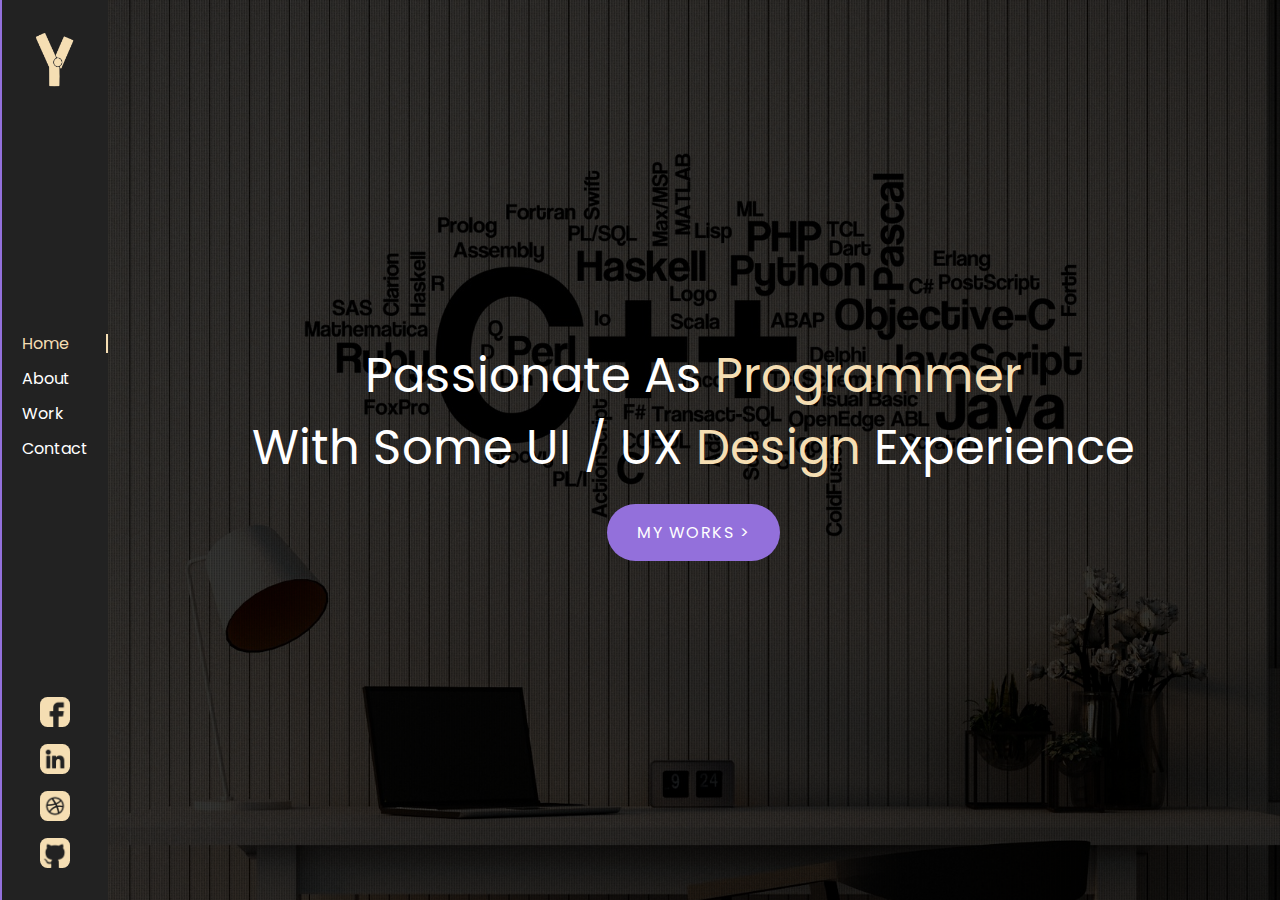
<file: index.html>
<!DOCTYPE html>
<html lang="en">
<head>
    <meta charset="UTF-8">
    <meta name="viewport" content="width=device-width, initial-scale=1.0">
    <title>My CV Profile</title>
    <link rel="stylesheet" href="css/my.css">
    <link rel="icon" href="img/Logo2.png">
</head>
<body>
    <div class="container-flex">
        <nav class="nav-main">
            <div class="nav-logo">
                <a href="index.html"><img src="img/Logo2.png" alt=""></a>
            </div>
            <div class="nav">
                <a class="selected" href="index.html">Home</a>
                <a class="" href="about.html">About</a>
                <a class="" href="work.html">Work</a>
                <a class="" href="contact.html">Contact</a>
            </div>
            <div class="nav-icon">
                <a target="_blank" class="" href="https://www.facebook.com/CixousArt/"><img src="img/facebook.png" alt=""></a>
                <a target="_blank" class="" href="https://www.linkedin.com/in/yoshi-dharman-2386a518b/"><img src="img/linkedin.png" alt=""></a>
                <a target="_blank" class="" href="https://dribbble.com/Yoshi_d"><img src="img/dribble.png" alt=""></a>
                <a target="_blank" class="" href="https://github.com/yoshi-dharman"><img src="img/github.png" alt=""></a>
            </div>
        </nav>

        <section class="section-home">
            <div class="bg-image-home section-main">    <!-- https://wallstickers4you.com/products/vinyl-wall-decal-programming-languages-programmer-coder-geek-room-stickers-mural-ig6174 -->
                <div class="p-relative title-home title-center">
                    <!-- <h2>HI</h2> -->
                    <p class="animation-fade-in-top">Passionate As <span class="c-wheat">Programmer</span></p> 
                    <p class="animation-fade-in-top">With Some UI / UX 
                        <span class="c-wheat">Design</span> Experience
                    </p>
                    <!-- <p>
                        Passionate in programmer with some UI / UX Design experience
                    </p> -->
                    <a href="work.html" class="btn-home animation-fade-in-bottom">MY WORKS ></a>
                </div>
            </div>
        </section>

    </div>

</body>
</html>
</file>
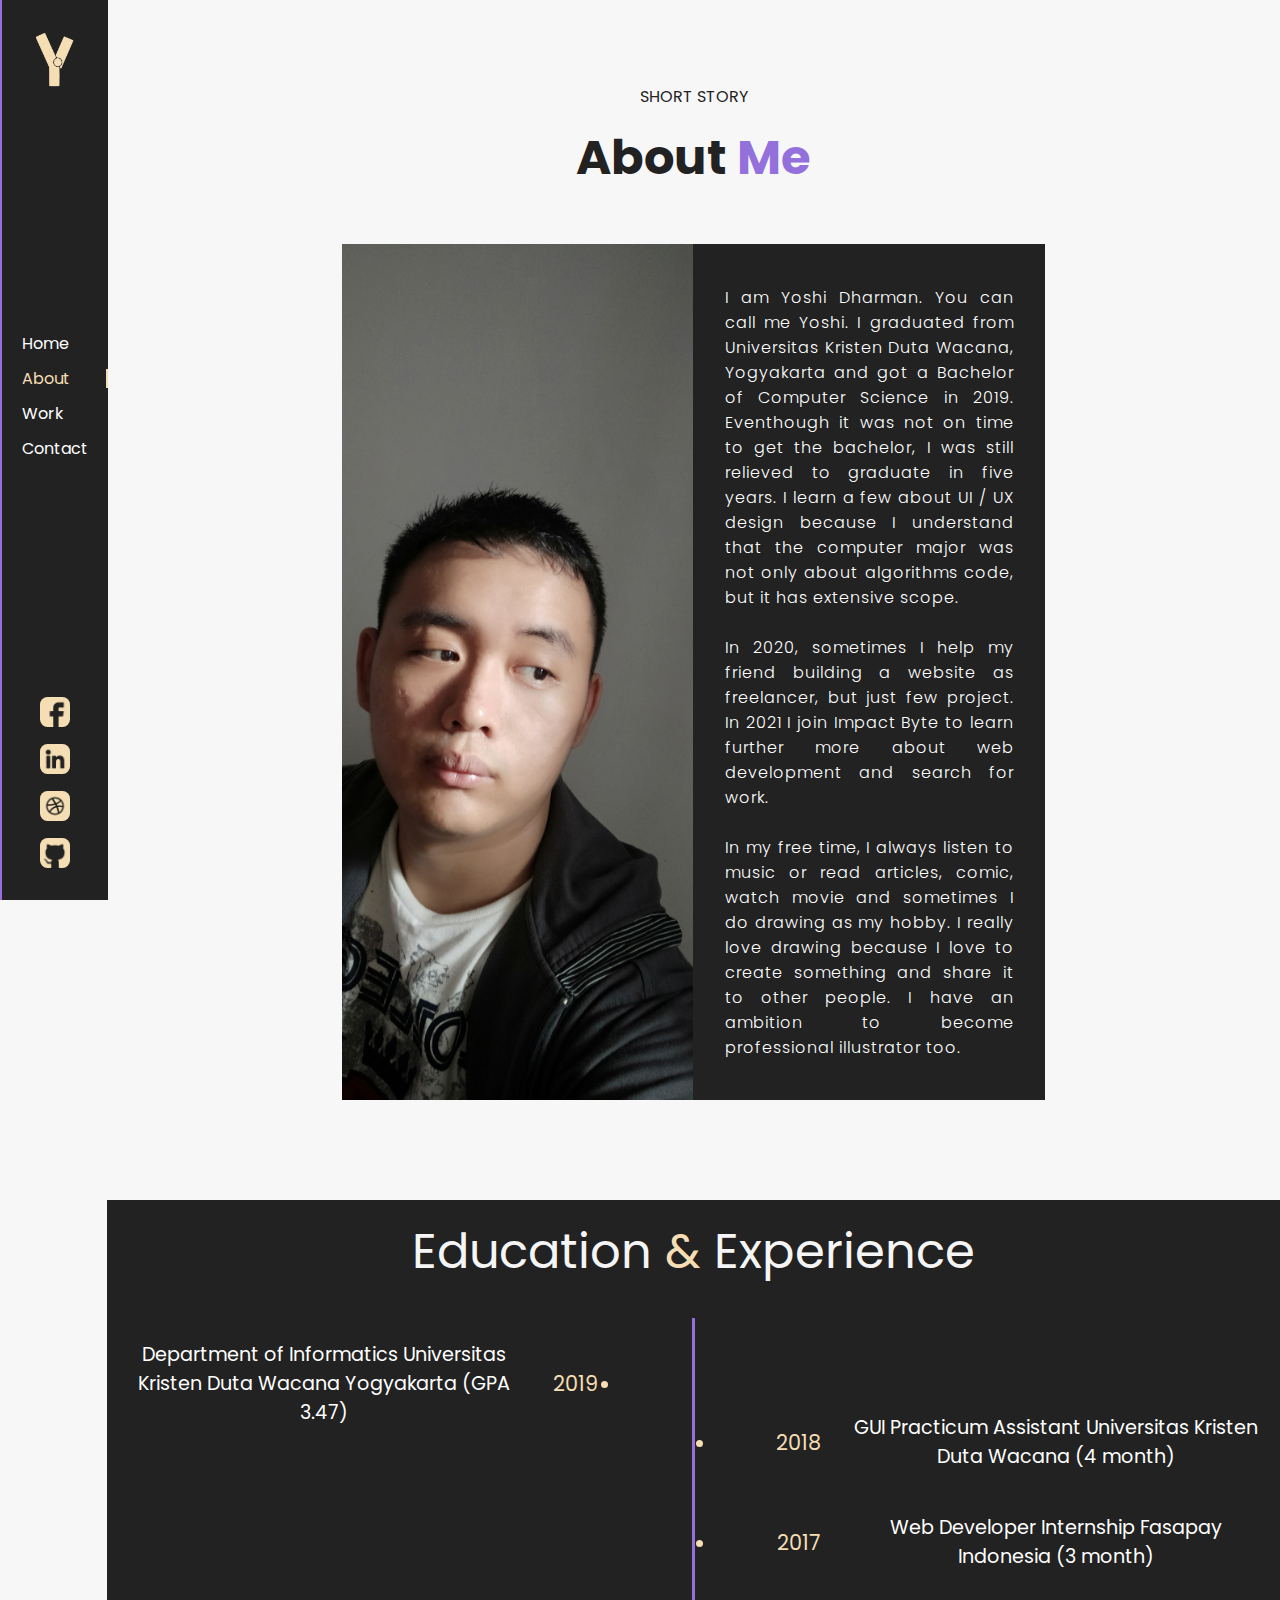
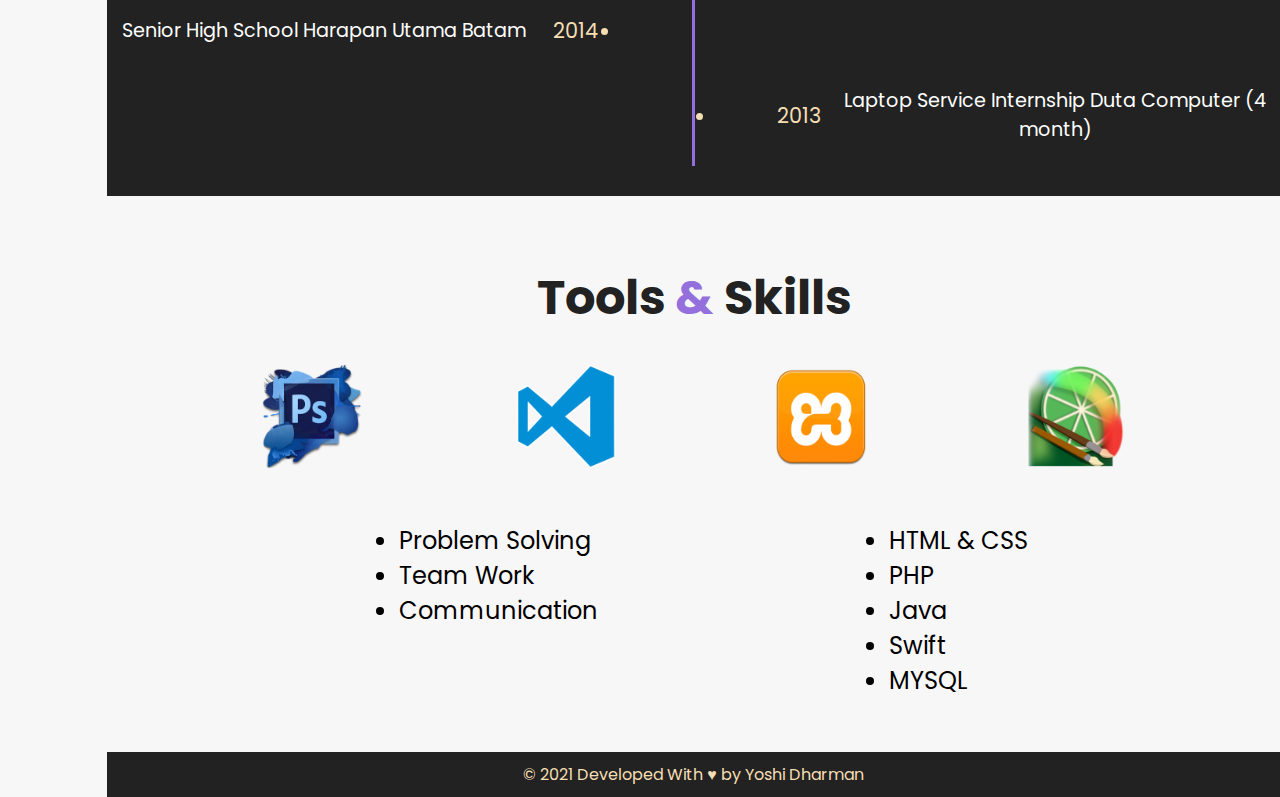
<file: about.html>
<!DOCTYPE html>
<html lang="en">
<head>
    <meta charset="UTF-8">
    <meta name="viewport" content="width=device-width, initial-scale=1.0">
    <title>My CV Profile</title>
    <link rel="stylesheet" href="css/my.css">
    <link rel="icon" href="img/Logo2.png">
</head>
<body>
    <div class="container-flex">
        <nav class="nav-main">
            <div class="nav-logo">
                <a href="index.html"><img src="img/Logo2.png" alt=""></a>
            </div>
            <div class="nav">
                <a class="" href="index.html">Home</a>
                <a class="selected" href="about.html">About</a>
                <a class="" href="work.html">Work</a>
                <a class="" href="contact.html">Contact</a>
            </div>
            <div class="nav-icon">
                <a target="_blank" class="" href="https://www.facebook.com/CixousArt/"><img src="img/facebook.png" alt=""></a>
                <a target="_blank" class="" href="https://www.linkedin.com/in/yoshi-dharman-2386a518b/"><img src="img/linkedin.png" alt=""></a>
                <a target="_blank" class="" href="https://dribbble.com/Yoshi_d"><img src="img/dribble.png" alt=""></a>
                <a target="_blank" class="" href="https://github.com/yoshi-dharman"><img src="img/github.png" alt=""></a>
            </div>
        </nav>

        <div class="section-home">
            <section class="section-main section-about">
                <div class="p-relative title-home">
                    <p><span class="c-black fs-1">SHORT STORY</span></p> 
                    <p><span class="c-black fs-bold fs-3">About <span class="c-purple">Me</span></span></p>
                    
                    <div class="about-me">
                        <div class="about-img"></div>
                        <div class="about-desc">
                            <p>
                                I am Yoshi Dharman. You can call me Yoshi. I graduated from Universitas Kristen Duta Wacana, 
                                Yogyakarta and got a Bachelor of Computer Science in 2019.  Eventhough it was not on time 
                                to get the bachelor, I was still relieved to graduate in five years. I learn a few about UI / UX design because I
                                understand that the computer major was not only about algorithms code, but it has extensive scope. 
                                <br>
                                <br>
                                In 2020, sometimes I help my friend building a website as freelancer, but just few project. In 2021 I join Impact Byte to learn further more
                                about web development and search for work.
                                <br>
                                <br>
                                In my free time, I always listen to music or read articles, comic, watch movie and sometimes I do drawing as my hobby.
                                I really love drawing because I love to create something and share it to other people. I have an ambition to become professional illustrator too.
                                <br>
                            </p>
                        </div>
                    </div>
                </div>
            </section>

            <section class="section-main section-about bg-black">
                <div class="p-relative section-education">
                    <p><span class="c-white fs-3">Education <span class="c-wheat">&</span> Experience</span></p>
                    <div class="edu-exp">
                        <div class="edu">
                            <table class="edu-exp-table tb-first">
                                <tr>
                                    <td>Department of Informatics
                                        Universitas Kristen Duta Wacana
                                        Yogyakarta
                                        (GPA 3.47)</td>
                                        <td>2019</td>
                                    <td><li></li></td>
                                </tr>
                                <tr>
                                    <td>&nbsp;</td>
                                    <td>&nbsp;</td>
                                    <td>&nbsp;</td>
                                </tr>
                                <tr>
                                    <td>&nbsp;</td>
                                    <td>&nbsp;</td>
                                    <td>&nbsp;</td>
                                </tr>
                                <tr>
                                    <td>Senior High School
                                        Harapan Utama
                                        Batam</td>
                                        <td>2014</td>
                                    <td><li></li></td>
                                </tr>
                                <tr>
                                    <td>&nbsp;</td>
                                    <td>&nbsp;</td>
                                    <td>&nbsp;</td>
                                </tr>
                            </table>
                        </div>
                        <div class="edu-exp-line"></div>
                        <div class="exp">
                            <table class="edu-exp-table tb-second">
                                <tr>
                                    <td>&nbsp;</td>
                                    <td>&nbsp;</td>
                                    <td>&nbsp;</td>
                                </tr>
                                <tr>
                                    <td><li></li></td>
                                    <td>2018</td>
                                    <td>GUI Practicum Assistant
                                        Universitas Kristen Duta
                                        Wacana (4 month)</td>
                                </tr>
                                <tr>
                                    <td><li></li></td>
                                    <td>2017</td>
                                    <td>Web Developer Internship
                                        Fasapay Indonesia (3 month)</td>
                                </tr>
                                <tr>
                                    <td>&nbsp;</td>
                                    <td>&nbsp;</td>
                                    <td>&nbsp;</td>
                                </tr>
                                <tr>
                                    <td><li></li></>
                                    <td>2013</td>
                                    <td>Laptop Service Internship
                                        Duta Computer (4 month)</td>
                                </tr>
                            </table>
                        </div>
                    </div>
                </div>
            </section>

            <section class="section-main section-about">
                <div class="p-relative section-education">
                    <p><span class="c-black fs-3 fs-bold">Tools <span class="c-purple">&</span> Skills</span></p>
                    <div class="tools-skills">
                        <div class="tools">
                            <img width="100px" src="img/ic1.png" alt="">
                            <img width="100px" src="img/ic2.png" alt="">
                            <img width="100px" src="img/ic3.png" alt="">
                            <img width="100px" src="img/ic4.png" alt="">
                        </div>
                        <div class="skills">
                            <ul>
                                <li>Problem Solving</li>
                                <li>Team Work</li>
                                <li>Communication</li>
                            </ul>
                            <ul>
                                <li>HTML & CSS</li>
                                <li>PHP</li>
                                <li>Java</li>
                                <li>Swift</li>
                                <li>MYSQL</li>
                            </ul>
                        </div>
                    </div>
                </div>
            </section>
                
            <footer class="footer">
                © 2021 Developed With ♥ by Yoshi Dharman
            </footer>
        </div>

    </div>
</body>
</html>
</file>
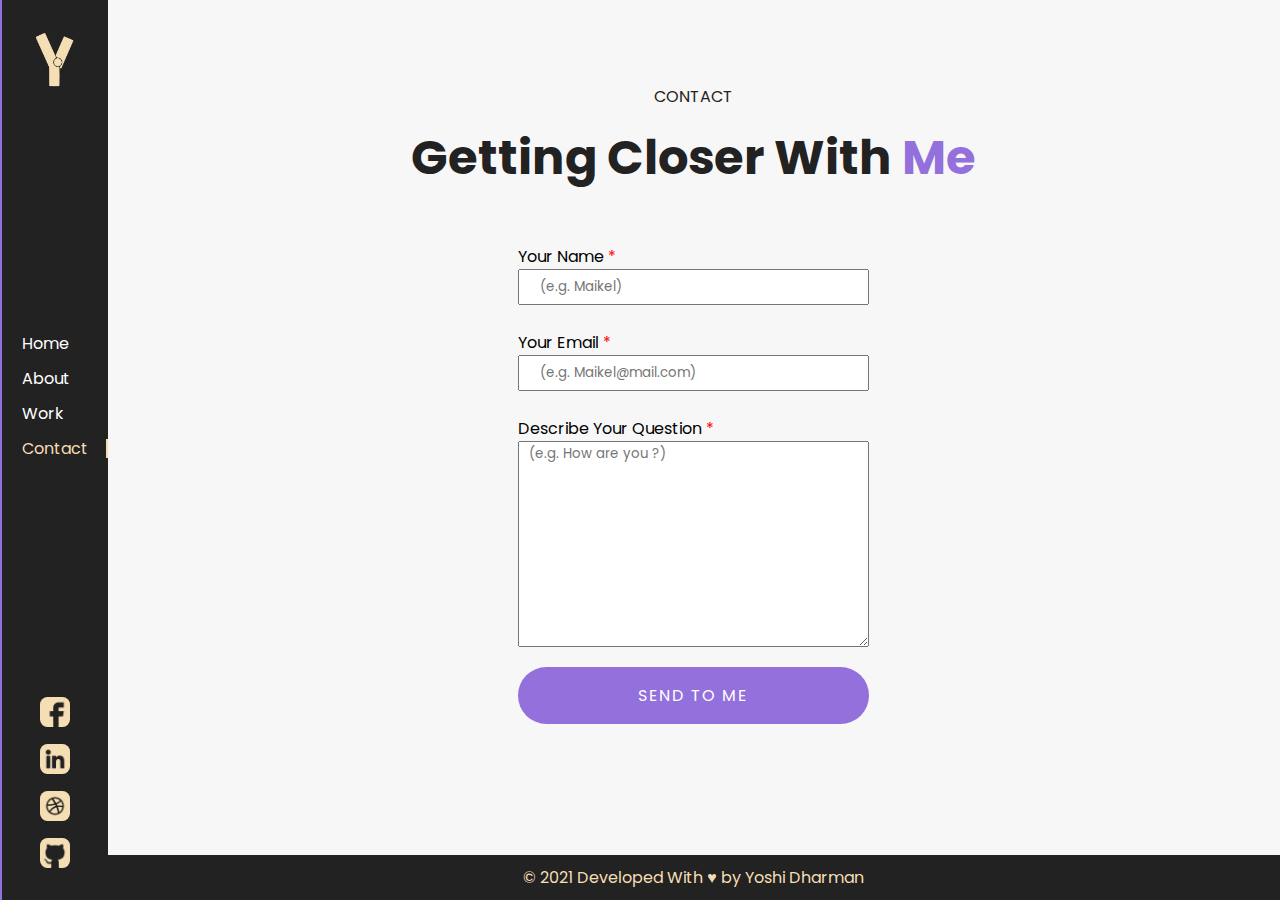
<file: contact.html>
<!DOCTYPE html>
<html lang="en">
<head>
    <meta charset="UTF-8">
    <meta name="viewport" content="width=device-width, initial-scale=1.0">
    <title>My CV Profile</title>
    <link rel="stylesheet" href="css/my.css">
    <link rel="icon" href="img/Logo2.png">
</head>
<body>
    <div class="container-flex">
        <nav class="nav-main">
            <div class="nav-logo">
                <a href="index.html"><img src="img/Logo2.png" alt=""></a>
            </div>
            <div class="nav">
                <a class="" href="index.html">Home</a>
                <a class="" href="about.html">About</a>
                <a class="" href="work.html">Work</a>
                <a class="selected" href="contact.html">Contact</a>
            </div>
            <div class="nav-icon">
                <a target="_blank" class="" href="https://www.facebook.com/CixousArt/"><img src="img/facebook.png" alt=""></a>
                <a target="_blank" class="" href="https://www.linkedin.com/in/yoshi-dharman-2386a518b/"><img src="img/linkedin.png" alt=""></a>
                <a target="_blank" class="" href="https://dribbble.com/Yoshi_d"><img src="img/dribble.png" alt=""></a>
                <a target="_blank" class="" href="https://github.com/yoshi-dharman"><img src="img/github.png" alt=""></a>
            </div>
        </nav>

        <section class="section-home">
            <div class="section-main section-about">
                <div class="p-relative title-home">
                    <p><span class="c-black fs-1">CONTACT</span></p> 
                    <p><span class="c-black contact-title fs-bold">Getting Closer With <span class="c-purple">Me</span></span></p> 

                    <div class="contact">
                        <form action="" class="form-contact">
                            <label for="name">Your Name <span class="c-red">*</span></label>
                            <input id="input-name" class="contact-input" type="text" placeholder="  (e.g. Maikel)" required>
                            <br>
                            <label for="name">Your Email <span class="c-red">*</span></label>
                            <input id="input-email" class="contact-input" type="email" placeholder="  (e.g. Maikel@mail.com)" required>
                            <br>
                            <label for="name">Describe Your Question <span class="c-red">*</span></label>
                            <textarea id="input-question" name="" id="" cols="30" rows="10" placeholder="  (e.g. How are you ?)" required></textarea>
                            
                            <button id="btn-sendToMe" class="btn-contact btn-home" type="submit">SEND TO ME</button>
                            <!-- <textarea name="" id="" cols="30" rows="10"></textarea> -->
                        </form>
                    </div>

                    

                </div>
                
            </div>
            <footer class="footer bottom">
                © 2021 Developed With ♥ by Yoshi Dharman
            </footer>
        </section>
    </div>
<script src="js/my.js"></script>
</body>
</html>
</file>
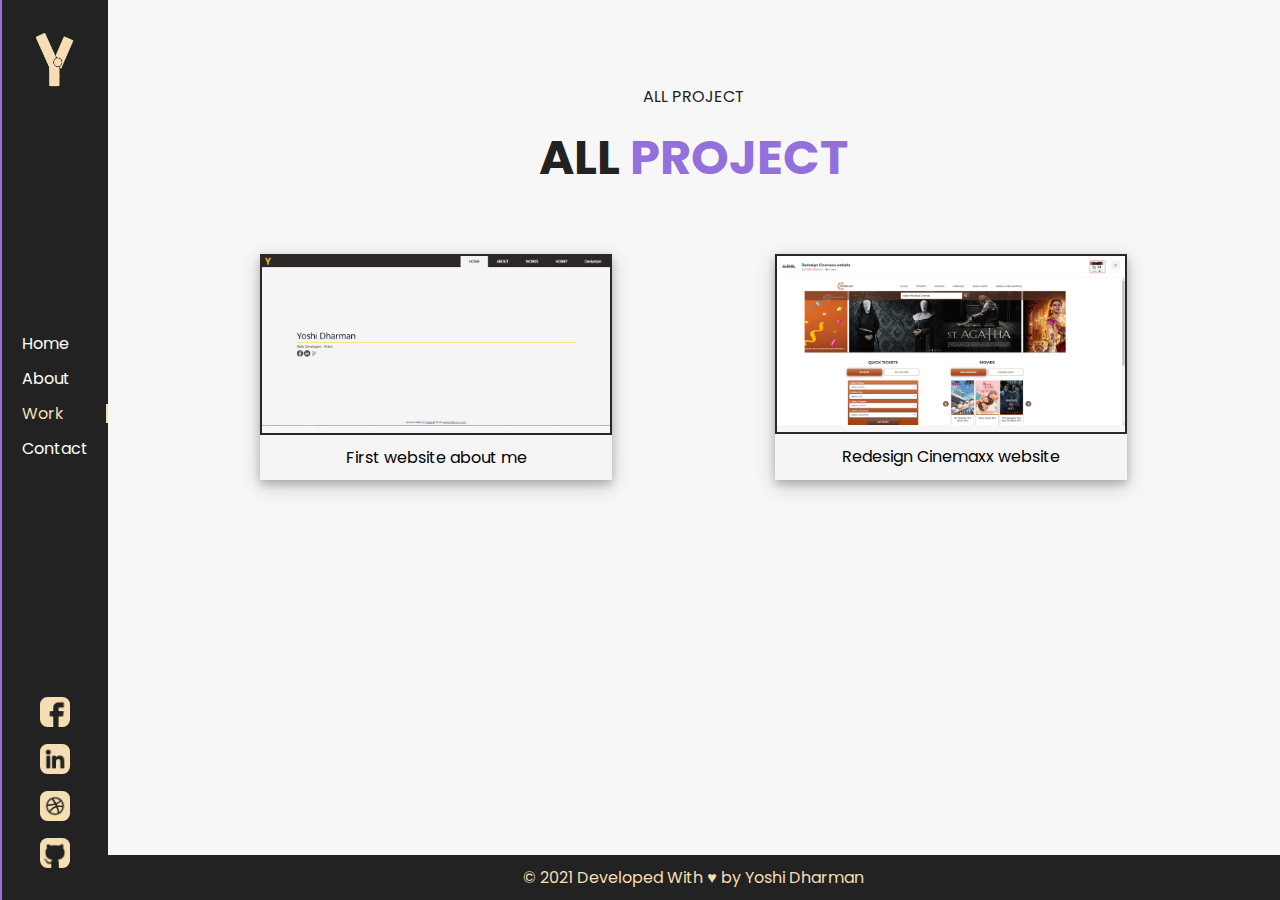
<file: work.html>
<!DOCTYPE html>
<html lang="en">
<head>
    <meta charset="UTF-8">
    <meta name="viewport" content="width=device-width, initial-scale=1.0">
    <title>My CV Profile</title>
    <link rel="stylesheet" href="css/my.css">
    <link rel="icon" href="img/Logo2.png">
</head>
<body>
    <div class="container-flex">
        <nav class="nav-main">
            <div class="nav-logo">
                <a href="index.html"><img src="img/Logo2.png" alt=""></a>
            </div>
            <div class="nav">
                <a class="" href="index.html">Home</a>
                <a class="" href="about.html">About</a>
                <a class="selected" href="work.html">Work</a>
                <a class="" href="contact.html">Contact</a>
            </div>
            <div class="nav-icon">
                <a target="_blank" class="" href="https://www.facebook.com/CixousArt/"><img src="img/facebook.png" alt=""></a>
                <a target="_blank" class="" href="https://www.linkedin.com/in/yoshi-dharman-2386a518b/"><img src="img/linkedin.png" alt=""></a>
                <a target="_blank" class="" href="https://dribbble.com/Yoshi_d"><img src="img/dribble.png" alt=""></a>
                <a target="_blank" class="" href="https://github.com/yoshi-dharman"><img src="img/github.png" alt=""></a>
            </div>
        </nav>

        <section class="section-home">
            <div class="section-main section-about">
                <div class="p-relative title-home">
                    <p><span class="c-black fs-1">ALL PROJECT</span></p> 
                    <p><span class="c-black contact-title fs-bold">ALL <span class="c-purple">PROJECT</span></span></p> 

                    <div class="work">
                        <div class="work-item">
                            <a target="_blank" href="https://dynamic-draco-yoshi-2.netlify.app/index.html">
                                <div class="work-img"><img src="img/w1.jpg" alt=""></div>
                                <div class="work-desc">
                                    First website about me
                                </div>
                            </a>
                        </div>
                        <div class="work-item">
                            <a target="_blank" href="https://dribbble.com/shots/14779180-Redesign-Cinemaxx-website">
                                <div class="work-img"><img src="img/w2.jpg" alt=""></div>
                                <div class="work-desc">
                                    Redesign Cinemaxx website
                                </div>
                            </a>
                        </div>


                    </div>

                    

                </div>
            </div>
            <footer class="footer bottom">
                © 2021 Developed With ♥ by Yoshi Dharman
            </footer>
        </section>
    </div>

</body>
</html>
</file>
<file: css/my.css>
/* @import url('https://fonts.googleapis.com/css2?family=Roboto:wght@300;900&display=swap'); */
@import url("https://fonts.googleapis.com/css2?family=Poppins:wght@300;400;700;900&display=swap");

* {
	font-family: "Poppins", sans-serif;
}

html,
body {
	height: 100%;
	-ms-box-sizing: border-box;
	-webkit-box-sizing: border-box;
	-moz-box-sizing: border-box;
	box-sizing: border-box;
}

body {
	margin: 0;
	padding: 0;
	background-color: #f7f7f7;
}

h1,
h2,
h3 {
	margin: 0;
}

.vh-100 {
	height: 100vh;
}

.footer {
	position: relative;
	background-color: #222222;
	text-align: center;
	color: wheat;
	padding: 10px 0;
	bottom: 0;
	right: 0;
	width: 100%;
	height: auto;
	/* min-height: 100vh; */
}

.bottom {
	/* position: absolute; */
	bottom: 0;
}

.p-relative {
	position: relative;
}

.c-wheat {
	color: wheat;
}

.c-black {
	color: #222222;
}

.c-white {
	color: whitesmoke;
}

.c-purple {
	color: mediumpurple;
}

.c-red {
	color: red;
}

.fs-bold {
	font-weight: bold;
}

.fs-1 {
	font-size: 1rem;
}

.fs-1-5 {
	font-size: 1.5rem;
}

.fs-2 {
	font-size: 2rem;
}

.fs-3 {
	font-size: 3rem;
}

.container-flex {
	position: relative;
	display: flex;
	margin: 0 auto;
	height: 100%;
}
.nav-main {
	background-color: #222222;
	position: fixed;
	top: 0;
	left: 0;
	display: flex;
	justify-content: space-between;
	flex-direction: column;
	border-left: 2px solid mediumpurple;
	height: 100%;
	z-index: 1;
}

.nav-logo {
	text-align: center;
	padding-top: 20px;
}

.nav-logo img {
	width: 72px;
}

.nav-icon {
	display: flex;
	justify-content: flex-end;
	flex-direction: column;
	text-align: center;
	padding-bottom: 20px;
}

.nav-icon a > img {
	width: 30px;
	border-radius: 25%;
}

.nav-icon a:hover > img {
	background-color: white;
}

.nav {
	position: relative;
	background-color: #222222;
	top: 0;
	display: flex;
	justify-content: center;
	flex-direction: column;
}

.nav a,
.nav-icon a {
	padding: 5px 20px;
	color: white;
	text-decoration: none;
	font-weight: 400;
	font-size: 1rem;
}

.nav a:hover,
.nav a.selected {
	/* opacity: 0.4; */
	color: wheat;
}

.nav a.selected::after {
	position: absolute;
	content: "";
	width: 2px;
	height: 19px;
	background: wheat;
	margin-top: 3px;
	right: 0;
}

.section-home {
	position: relative;
	padding: 0;
	/* margin: 0; */
	display: flex;
	flex-direction: column;
	/* justify-content: center; */
	margin-left: 107px;
	width: 100%;
	justify-content: space-between;
}

.section-main {
	width: 100%;
	/* position: relative; */
}

.bg-image-home {
	background-image: url(../img/bg-home.jpg);
	width: 100%;
	height: 100%;
	/* position: relative; */
	color: white;
	font-size: 5rem;
	background-repeat: no-repeat;
	/* background-position: center center; */
	background-size: 100%;
	/* background-attachment: fixed; */
}

.bg-image-home::before {
	content: "";
	position: absolute;
	left: 0px;
	top: 0px;
	width: 100%;
	height: 100%;
	background: url(../img/dotted-overlay.png) center center repeat;
	background-color: rgba(0, 0, 0, 0.7);
}

.title-center {
	justify-content: center;
}

.title-home {
	display: flex;
	height: 100%;
	width: 100%;
	align-items: center;
	/* text-align: center; */
	flex-direction: column;
}

.title-home h2 {
	font-weight: 400;
	font-size: 3rem;
	line-height: 1;
}

.title-home > p {
	margin: 0;
	font-size: 3rem;
}

@keyframes fade-in-top {
	0% {
		transform: translate3d(0, -30%, 0);
		opacity: 0;
	}
	50% {
		opacity: 0;
	}
	100% {
		transform: translate3d(0, 0%, 0);
		opacity: 1;
	}
}

@keyframes fade-in-bottom {
	0% {
		transform: translate3d(0, 30%, 0);
		opacity: 0;
	}
	50% {
		opacity: 0;
	}
	100% {
		transform: translate3d(0, 0%, 0);
		opacity: 1;
	}
}

.animation-fade-in-top {
	animation: fade-in-top 1.5s ease-out;
}

.animation-fade-in-bottom {
	animation: fade-in-bottom 2s ease-out;
}

.btn-home {
	border-width: 0px;
	margin-top: 20px;
	padding: 16px 30px;
	font-weight: 400;
	letter-spacing: 1.5px;
	font-size: 1rem;
	text-decoration: none;
	position: relative;
	color: white;
	text-align: center;
	background: mediumpurple;
	text-transform: uppercase;
	border-radius: 50px;
}

.btn-home:hover {
	background-color: #222222;
	color: mediumpurple;
}

.section-about {
	margin-top: 50px;
	/* height: 100%; */
}

.about-me {
	display: flex;
	justify-content: center;
	object-fit: cover;
	box-sizing: border-box;
	width: 60%;
	height: 100%;
	/* min-height: 50%; */
	margin-top: 50px;
	margin-bottom: 50px;
	/* box-shadow: 0 4px 8px 0 rgba(0, 0, 0, 1), 0 6px 20px 0 rgba(0, 0, 0, 0.19); */
}

.about-img {
	background-image: url(../img/me2.jpg);
	width: 50%;
	height: auto;
	background-position: center center;
	background-repeat: no-repeat;
	background-size: cover;
	/* background-attachment: fixed; */
}

.about-desc {
	background-color: #222222;
	color: white;
	width: 50%;
}

.about-desc p {
	font-size: 1rem;
	padding: 7% 9%;
	text-align: justify;
	letter-spacing: 1px;
	font-weight: 300;
}

.work {
	display: flex;
	flex-flow: row wrap;
	justify-content: space-evenly;
	width: 100%;
	height: auto;
	margin-top: 50px;
	margin-bottom: 50px;
	/* height: 300px; */
	/* background-color: red; */
}

.work-item a {
	text-decoration: none;
}

.work-item {
	width: 30%;
	margin: 10px 10px;
	box-shadow: 0 4px 8px 0 rgba(0, 0, 0, 0.2), 0 6px 20px 0 rgba(0, 0, 0, 0.19);
}

.work-img {
	margin: 0 auto;
	overflow: hidden;
	position: relative;
	/* height: 300px; */
	border: 2px solid #2c2727;
}

.work-img img {
	width: 100%;
	/* width: 300px; */
	/* height: 200px; */
	/* object-fit: cover; */
	background-color: whitesmoke;
	/* box-sizing: border-box; */
}

.work-desc {
	text-align: center;
	padding: 10px 20px;
	/* font-weight: bold; */
	color: black;
	/* font-size: 1vw; */
	background-color: whitesmoke;
}

.contact {
	margin-top: 50px;
	margin-bottom: 50px;
	width: 100%;
	display: flex;
	justify-content: center;
}

.form-contact {
	display: flex;
	flex-direction: column;
	width: 30%;
}

.contact-input {
	padding: 6px 12px;
}

.bg-black {
	background-color: #222222;
}

.section-education {
	text-align: center;
	width: 100%;
	height: 100%;
}

.edu-exp {
	display: flex;
	flex-direction: row;
	justify-content: center;
	width: auto;
	color: white;
	margin-top: 30px;
	margin-bottom: 30px;
}

.edu {
	width: 50%;
}

.edu-exp-line {
	width: 4px;
	background-color: mediumpurple;
	margin: 0 10px;
}

.exp {
	width: 50%;
}

.edu-exp-table {
	width: 100%;
}

.edu-exp-table td {
	/* width: 100%; */
	text-align: center;
	padding: 20px 10px;
	font-size: 1.2rem;
	/* background-color: wheat; */
}

.edu-exp-table.tb-first td:last-child,
.edu-exp-table.tb-first td:nth-last-child(2) {
	width: 12%;
	color: wheat;
	font-size: 1.3rem;
}

.edu-exp-table.tb-second td:first-child,
.edu-exp-table.tb-second td:nth-child(2) {
	width: 10%;
	color: wheat;
	font-size: 1.3rem;
}

.edu-exp-table td li {
	padding: 0;
	margin: 0;
	color: wheat;
	font-size: 1.3rem;
	/* list-style-position: outside; */
}

.tools-skills {
	margin: 30px 0;
}

.tools {
	display: flex;
	flex-direction: row;
	justify-content: space-evenly;
	margin-bottom: 20px;
}

.skills {
	display: flex;
	flex-direction: row;
	justify-content: space-evenly;
	margin-top: 30px;
	font-size: 1.5rem;
	text-align: left;
}
</file>
